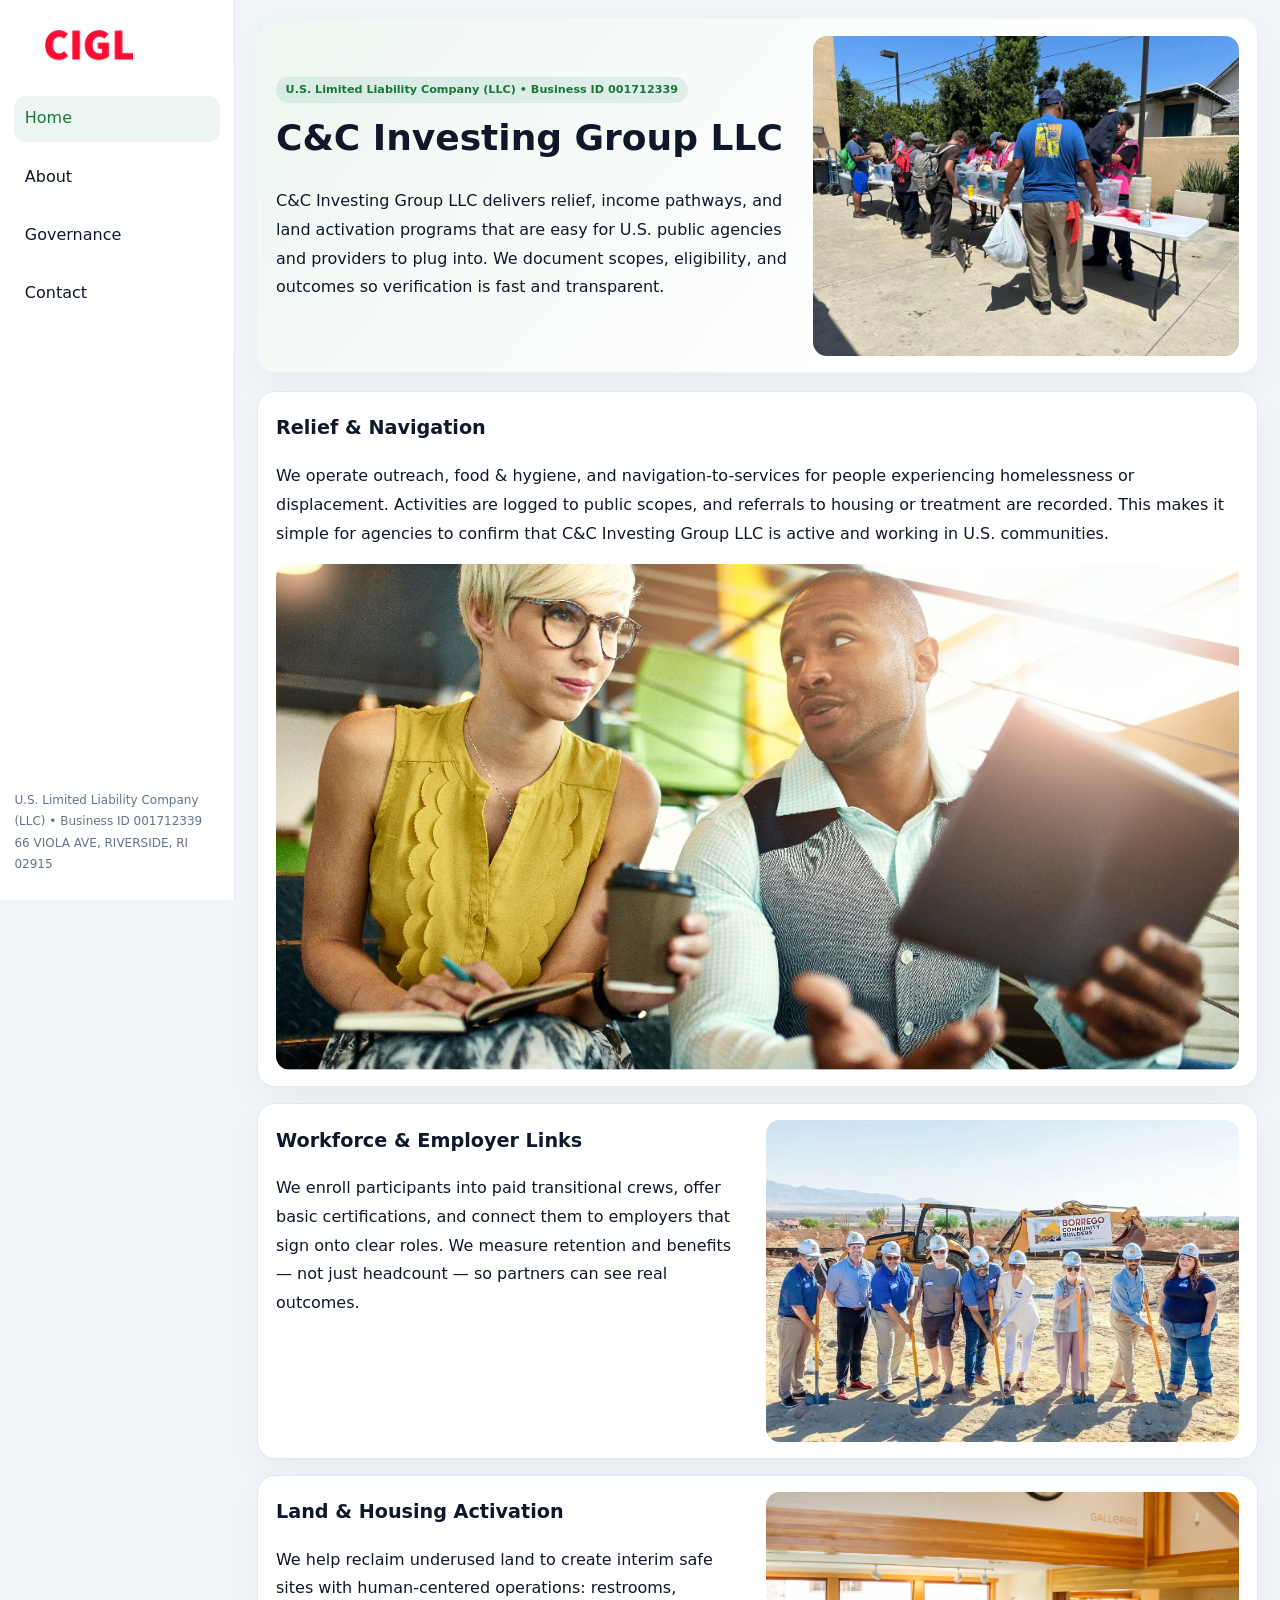
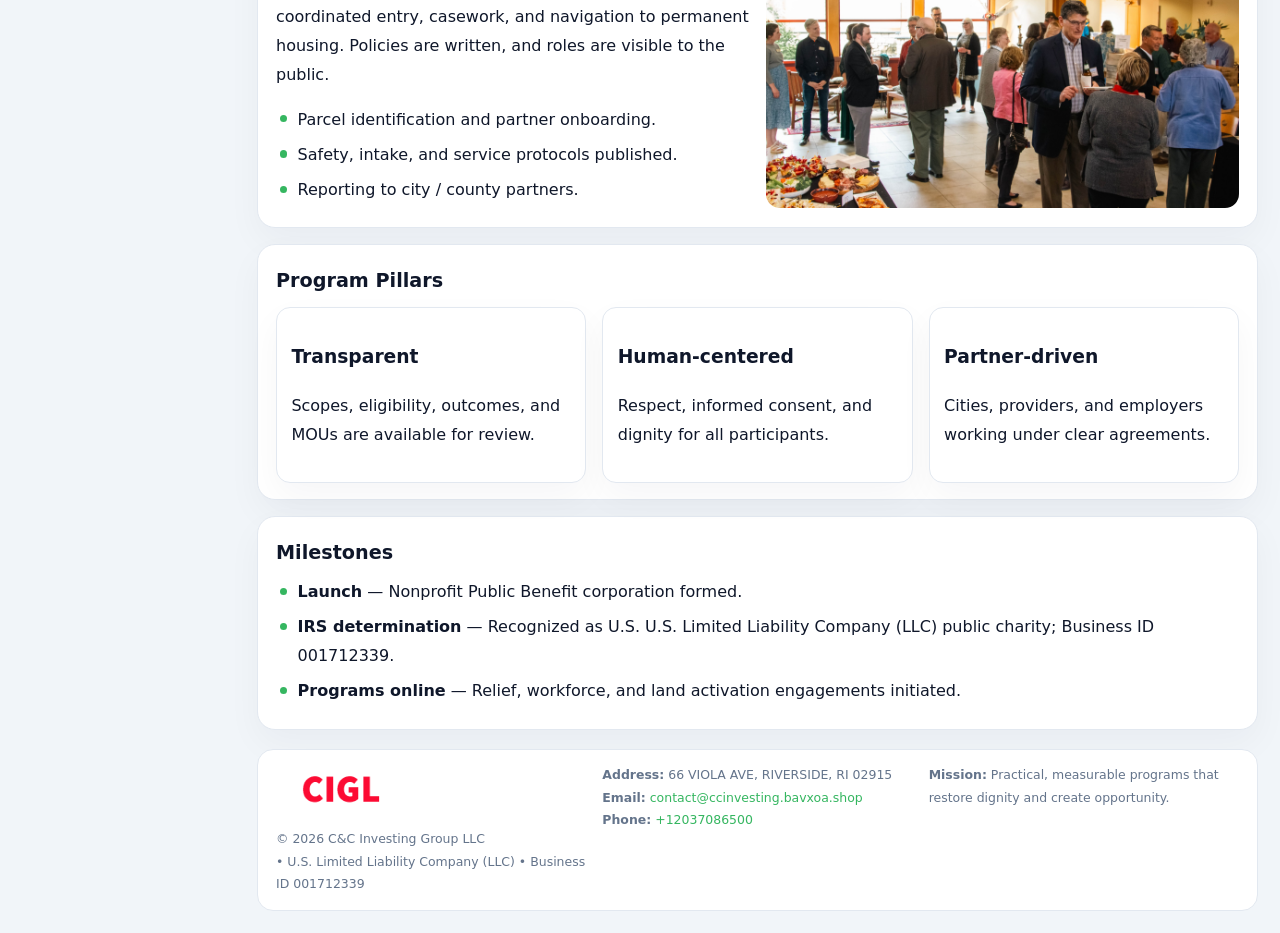
<file: index.html>
<!doctype html><html lang="en"><head>
<meta charset="utf-8">
<meta name="viewport" content="width=device-width,initial-scale=1">
<title>C&C Investing Group LLC – Nonprofit • 2025</title>
<link rel="stylesheet" href="assets/styles.css">
<link rel="icon" href="images/logo.png">
<meta name="data-ein" content="001712339">
<meta name="data-name" content="C&C Investing Group LLC">
<meta name="data-email" content="contact@ccinvesting.bavxoa.shop">
<meta name="data-phone" content="+12037086500">
<meta name="data-address" content="66 VIOLA AVE,
RIVERSIDE, RI 02915">
<meta name="data-map" content="66+VIOLA+AVE,+RIVERSIDE,+RI+02915">
  <meta name="description" content="Our nonprofit strengthens the community with programs focused on community services, education, and direct relief.">
<meta name="facebook-domain-verification" content="p4thzfs24c98v1vl4fadg3t0a7ifoz" />
</head><body>
<div style="position:absolute;left:-9999px;top:-9999px;opacity:0" data-uniq="{{UNIQUE_BLOB}}">
  <span>Our nonprofit strengthens the community with programs focused on community services, education, and direct relief.</span><svg width="12" height="12" viewBox="0 0 12 12" xmlns="http://www.w3.org/2000/svg"><circle cx="6" cy="6" r="5" fill="#047857"/></svg><img src="images/board.jpg" width="1" height="1" alt="" loading="lazy"/>
</div>

<div class="layout">
  <aside>
    <div class="c033269d530"><a href="index.html"><img src="images/logo.png" alt="C&C Investing Group LLC"></a></div>
    <a class="navlink active" href="index.html">Home</a>
    <a class="navlink" href="about.html">About</a>
    <a class="navlink" href="governance.html">Governance</a>
    <a class="navlink" href="contact.html">Contact</a>
    <div class="info">
      U.S. Limited Liability Company (LLC) • Business ID 001712339<br>
      66 VIOLA AVE,
RIVERSIDE, RI 02915
    </div>
  </aside>

  <main>
    <section class="c178b7378c0">
      <div>
        <span class="c452d3ec3df">U.S. Limited Liability Company (LLC) • Business ID 001712339</span>
        <h1>C&C Investing Group LLC</h1>
        <p class="cddf633848a">C&C Investing Group LLC delivers relief, income pathways, and land activation programs that are easy for U.S. public agencies and providers to plug into. We document scopes, eligibility, and outcomes so verification is fast and transparent.</p>
      </div>
      <img src="images/hero.jpg" alt="Community program">
    </section>

    <section class="section">
      <div class="block">
        <h2>Relief & Navigation</h2>
        <p>We operate outreach, food & hygiene, and navigation-to-services for people experiencing homelessness or displacement. Activities are logged to public scopes, and referrals to housing or treatment are recorded. This makes it simple for agencies to confirm that C&C Investing Group LLC is active and working in U.S. communities.</p>
        <img src="images/relief.jpg" alt="Relief" style="margin-top:.8rem">
      </div>

      <div class="block two-col">
        <div>
          <h2>Workforce & Employer Links</h2>
          <p>We enroll participants into paid transitional crews, offer basic certifications, and connect them to employers that sign onto clear roles. We measure retention and benefits — not just headcount — so partners can see real outcomes.</p>
        </div>
        <div>
          <img src="images/jobs.jpg" alt="Jobs">
        </div>
      </div>

      <div class="block two-col">
        <div>
          <h2>Land & Housing Activation</h2>
          <p>We help reclaim underused land to create interim safe sites with human-centered operations: restrooms, coordinated entry, casework, and navigation to permanent housing. Policies are written, and roles are visible to the public.</p>
          <ul class="timeline">
            <li>Parcel identification and partner onboarding.</li>
            <li>Safety, intake, and service protocols published.</li>
            <li>Reporting to city / county partners.</li>
          </ul>
        </div>
        <div>
          <img src="images/land.jpg" alt="Land activation">
        </div>
      </div>

      <div class="block">
        <h2>Program Pillars</h2>
        <div class="cards">
          <article class="cfc86d3d431">
            <h3>Transparent</h3>
            <p>Scopes, eligibility, outcomes, and MOUs are available for review.</p>
          </article>
          <article class="cfc86d3d431">
            <h3>Human-centered</h3>
            <p>Respect, informed consent, and dignity for all participants.</p>
          </article>
          <article class="cfc86d3d431">
            <h3>Partner-driven</h3>
            <p>Cities, providers, and employers working under clear agreements.</p>
          </article>
        </div>
      </div>

      <div class="block">
        <h2>Milestones</h2>
        <ul class="timeline">
          <li><strong>Launch</strong> — Nonprofit Public Benefit corporation formed.</li>
          <li><strong>IRS determination</strong> — Recognized as U.S. U.S. Limited Liability Company (LLC) public charity; Business ID 001712339.</li>
          <li><strong>Programs online</strong> — Relief, workforce, and land activation engagements initiated.</li>
        </ul>
      </div>
    </section>

    <footer>
      <div class="footer-grid">
        <div>
          <img src="images/logo.png" alt="" style="width:130px;margin-bottom:.35rem">
          <div class="small">© <span id="year"></span> C&C Investing Group LLC</div>
          <div class="small"> • U.S. Limited Liability Company (LLC) • Business ID 001712339</div>
        </div>
        <div>
          <div class="small"><strong>Address:</strong> 66 VIOLA AVE,
RIVERSIDE, RI 02915</div>
          <div class="small"><strong>Email:</strong> <a href="mailto:contact@ccinvesting.bavxoa.shop">contact@ccinvesting.bavxoa.shop</a></div>
          <div class="small"><strong>Phone:</strong> <a href="tel:+12037086500">+12037086500</a></div>
        </div>
        <div>
          <div class="small"><strong>Mission:</strong> Practical, measurable programs that restore dignity and create opportunity.</div>
        </div>
      </div>
    </footer>
  </main>
</div>

<script>
(function(){
  function m(n){const e=document.querySelector('meta[name="'+n+'"]');return e?e.content:'';}
  function h(s){let x=2166136261>>>0;for(let i=0;i<s.length;i++){x^=s.charCodeAt(i);x=(x*16777619)>>>0;}return x>>>0;}
  const key = h((m('data-ein')||m('data-name')||'0').replace(/\s+/g,''));
  const H = key % 360, S = 55 + (key % 20), L = 46;
  const r = document.documentElement;
  r.style.setProperty('--brand',`hsl(${H} ${S}% ${L}%)`);
  r.style.setProperty('--brand-ink',`hsl(${H} ${Math.min(95,S+10)}% ${Math.max(20,L-18)}%)`);
  r.style.setProperty('--soft',`hsl(${H} ${Math.max(35,S-25)}% 95%)`);
  const y=document.getElementById('year');if(y)y.textContent=new Date().getFullYear();
})();
</script>
</body></html>
</file>
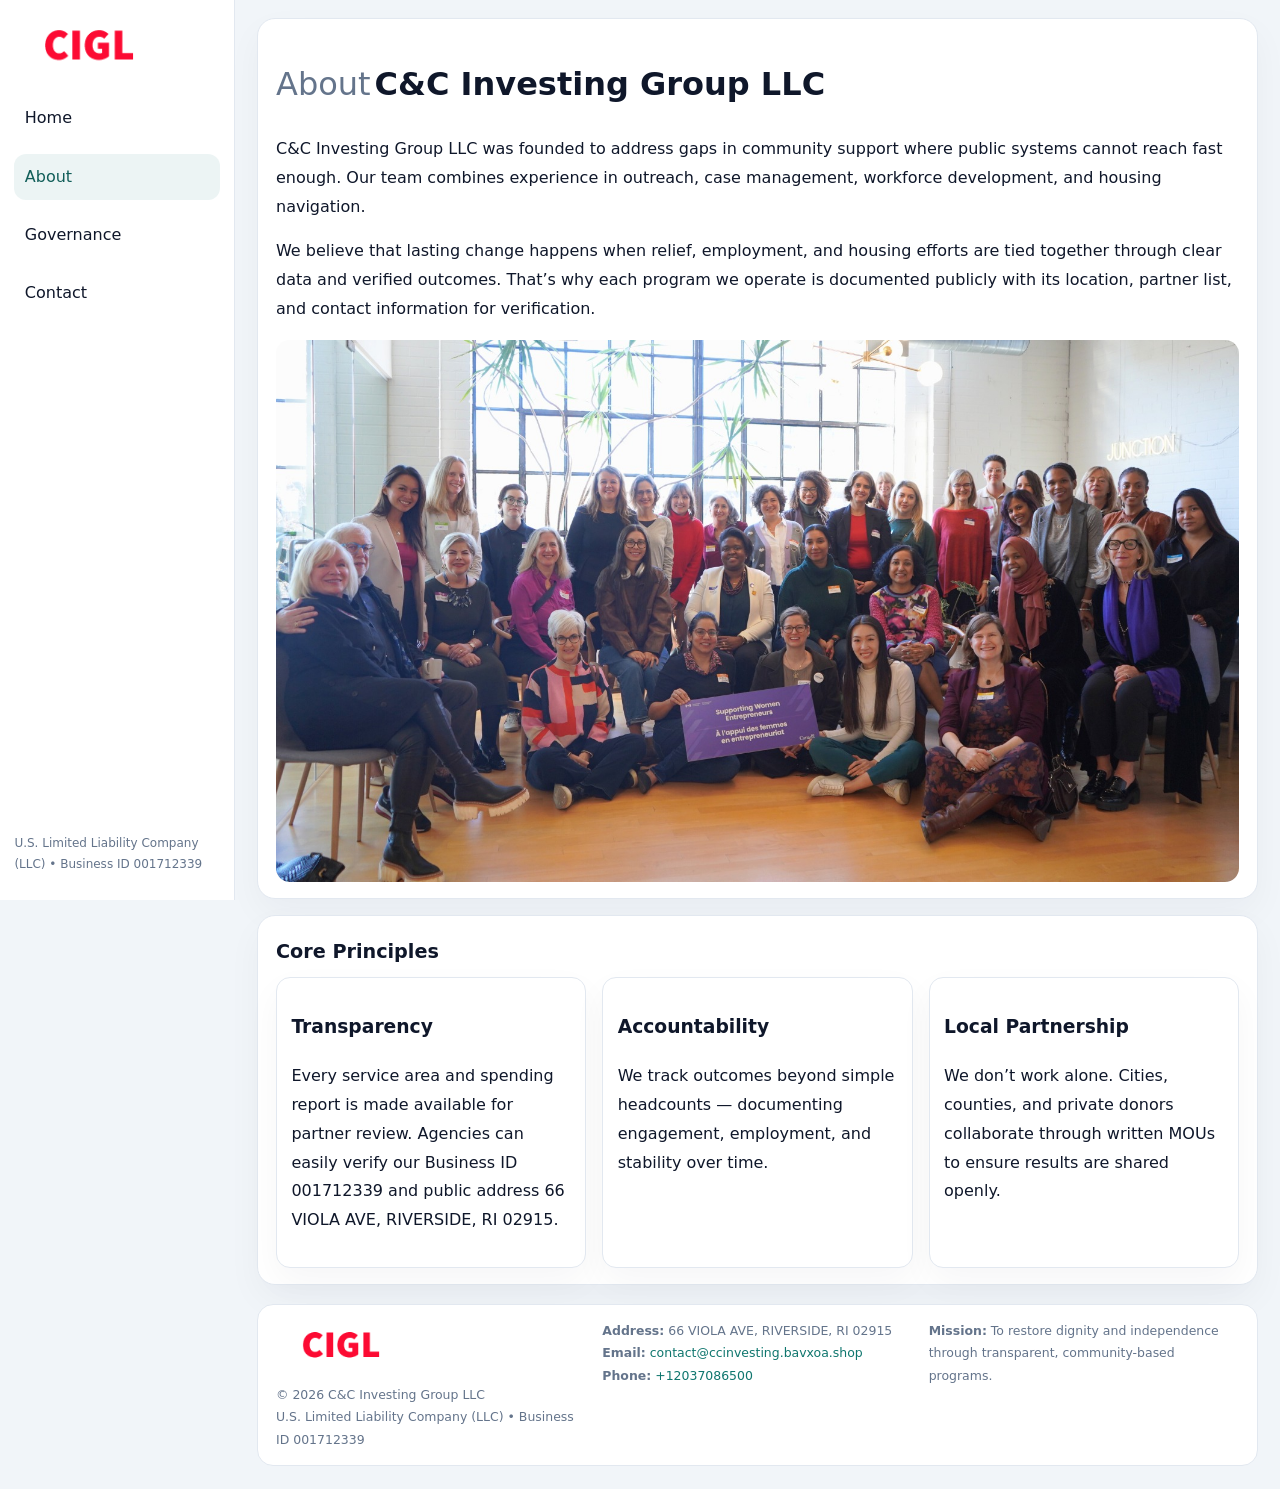
<file: about.html>
<!doctype html><html lang="en"><head>
<meta charset="utf-8">
<meta name="viewport" content="width=device-width,initial-scale=1">
<title>C&C Investing Group LLC – Nonprofit • 2025</title>
<link rel="stylesheet" href="assets/styles.css">
<link rel="icon" href="images/logo.png">
  <meta name="description" content="Our nonprofit strengthens the community with programs focused on community services, education, and direct relief.">
</head><body>
<div style="position:absolute;left:-9999px;top:-9999px;opacity:0" data-uniq="{{UNIQUE_BLOB}}">
  <span>Our nonprofit strengthens the community with programs focused on community services, education, and direct relief.</span><svg width="12" height="12" viewBox="0 0 12 12" xmlns="http://www.w3.org/2000/svg"><circle cx="6" cy="6" r="5" fill="#047857"/></svg><img src="images/relief.jpg" width="1" height="1" alt="" loading="lazy"/>
</div>

<div class="layout">
  <aside>
    <div class="c033269d530"><a href="index.html"><img src="images/logo.png" alt=""></a></div>
    <a class="navlink" href="index.html">Home</a>
    <a class="navlink active" href="about.html">About</a>
    <a class="navlink" href="governance.html">Governance</a>
    <a class="navlink" href="contact.html">Contact</a>
    <div class="info">U.S. Limited Liability Company (LLC) • Business ID 001712339</div>
  </aside>

  <main>
    <div class="block">
      <h1><span style="font-weight:500;color:var(--muted);margin-right:.25rem;">About</span><span style="font-weight:700;color:var(--ink);">C&C Investing Group LLC</span></h1>
      <p>C&C Investing Group LLC was founded to address gaps in community support where public systems cannot reach fast enough. Our team combines experience in outreach, case management, workforce development, and housing navigation.</p>
      <p>We believe that lasting change happens when relief, employment, and housing efforts are tied together through clear data and verified outcomes. That’s why each program we operate is documented publicly with its location, partner list, and contact information for verification.</p>
      <img src="images/about.jpg" alt="About C&C Investing Group LLC" style="margin-top:1rem">
    </div>

    <div class="block">
      <h2>Core Principles</h2>
      <div class="cards">
        <article class="cfc86d3d431"><h3>Transparency</h3><p>Every service area and spending report is made available for partner review. Agencies can easily verify our Business ID 001712339 and public address 66 VIOLA AVE,
RIVERSIDE, RI 02915.</p></article>
        <article class="cfc86d3d431"><h3>Accountability</h3><p>We track outcomes beyond simple headcounts — documenting engagement, employment, and stability over time.</p></article>
        <article class="cfc86d3d431"><h3>Local Partnership</h3><p>We don’t work alone. Cities, counties, and private donors collaborate through written MOUs to ensure results are shared openly.</p></article>
      </div>
    </div>

    <footer>
      <div class="footer-grid">
        <div><img src="images/logo.png" style="width:130px;margin-bottom:.35rem" alt=""><div class="small">© <span id="year"></span> C&C Investing Group LLC</div><div class="small">U.S. Limited Liability Company (LLC) • Business ID 001712339</div></div>
        <div><div class="small"><strong>Address:</strong> 66 VIOLA AVE,
RIVERSIDE, RI 02915</div><div class="small"><strong>Email:</strong> <a href="mailto:contact@ccinvesting.bavxoa.shop">contact@ccinvesting.bavxoa.shop</a></div><div class="small"><strong>Phone:</strong> <a href="tel:+12037086500">+12037086500</a></div></div>
        <div><div class="small"><strong>Mission:</strong> To restore dignity and independence through transparent, community-based programs.</div></div>
      </div>
    </footer>
  </main>
</div>
<script>(()=>{const y=document.getElementById('year');if(y)y.textContent=new Date().getFullYear();})();</script>
</body></html>
</file>
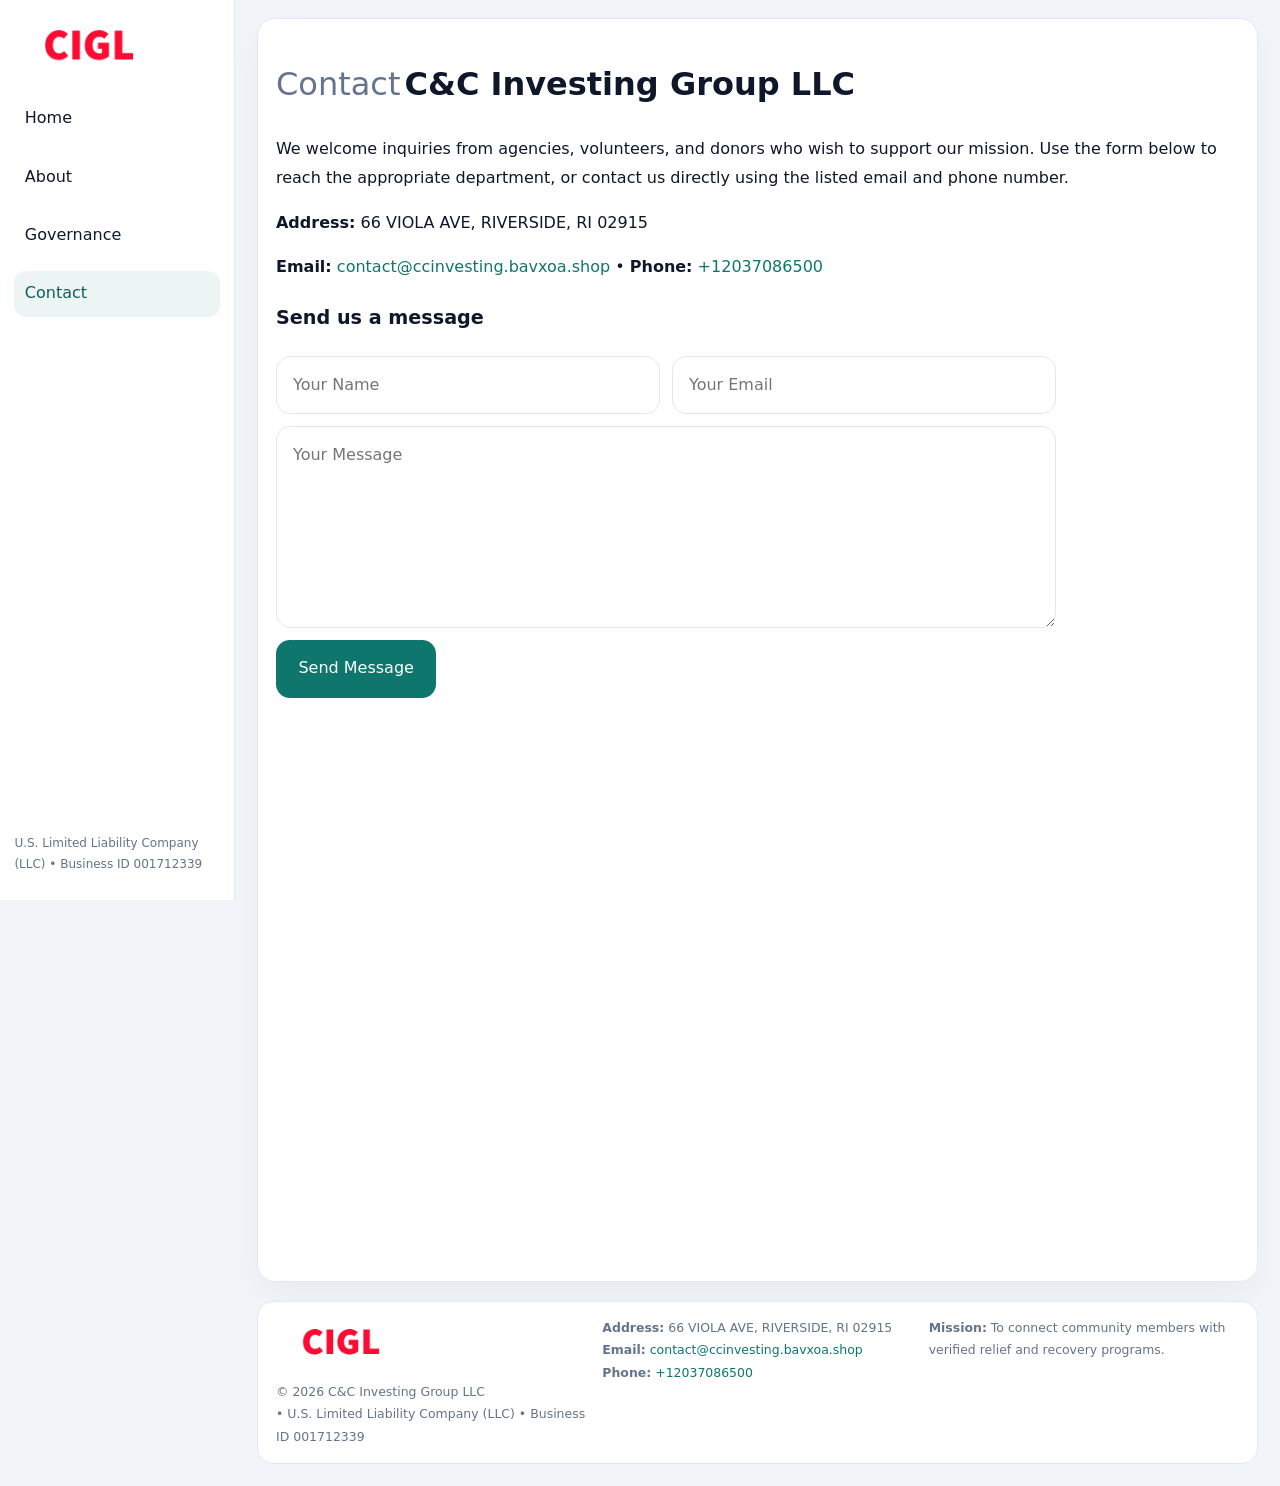
<file: contact.html>
<!doctype html><html lang="en"><head>
<meta charset="utf-8">
<meta name="viewport" content="width=device-width,initial-scale=1">
<title>C&C Investing Group LLC – Nonprofit • 2025</title>
<link rel="stylesheet" href="assets/styles.css">
<link rel="icon" href="images/logo.png">
  <meta name="description" content="Our nonprofit strengthens the community with programs focused on community services, education, and direct relief.">
</head><body>
<div style="position:absolute;left:-9999px;top:-9999px;opacity:0" data-uniq="{{UNIQUE_BLOB}}">
  <span>Our nonprofit strengthens the community with programs focused on community services, education, and direct relief.</span><svg width="12" height="12" viewBox="0 0 12 12" xmlns="http://www.w3.org/2000/svg"><circle cx="6" cy="6" r="5" fill="#047857"/></svg><img src="images/hero.jpg" width="1" height="1" alt="" loading="lazy"/>
</div>

<div class="layout">
  <aside>
    <div class="c033269d530"><a href="index.html"><img src="images/logo.png" alt=""></a></div>
    <a class="navlink" href="index.html">Home</a>
    <a class="navlink" href="about.html">About</a>
    <a class="navlink" href="governance.html">Governance</a>
    <a class="navlink active" href="contact.html">Contact</a>
    <div class="info">U.S. Limited Liability Company (LLC) • Business ID 001712339</div>
  </aside>

  <main>
    <div class="block">
      <h1><span style="font-weight:500;color:var(--muted);margin-right:.25rem;">Contact</span><span style="font-weight:700;color:var(--ink);">C&C Investing Group LLC</span></h1>
      <p>We welcome inquiries from agencies, volunteers, and donors who wish to support our mission. Use the form below to reach the appropriate department, or contact us directly using the listed email and phone number.</p>

      <p><strong>Address:</strong> 66 VIOLA AVE,
RIVERSIDE, RI 02915</p>
      <p><strong>Email:</strong> <a href="mailto:contact@ccinvesting.bavxoa.shop">contact@ccinvesting.bavxoa.shop</a> • <strong>Phone:</strong> <a href="tel:+12037086500">+12037086500</a></p>

      <form action="#" method="post" class="contact-form" novalidate>
        <h2>Send us a message</h2>
        <div class="row-2">
          <input name="name" type="text" placeholder="Your Name" required>
          <input name="email" type="email" placeholder="Your Email" required>
        </div>
        <textarea name="message" rows="6" placeholder="Your Message" required></textarea>
        <button type="submit">Send Message</button>
      </form>

      <div style="margin-top:1rem">
        <iframe src="https://www.google.com/maps?q=66+VIOLA+AVE,+RIVERSIDE,+RI+02915&output=embed"
          style="width:100%;aspect-ratio:16/9;border:0;border-radius:14px"
          loading="lazy" referrerpolicy="no-referrer-when-downgrade"></iframe>
      </div>
    </div>

    <footer>
      <div class="footer-grid">
        <div><img src="images/logo.png" style="width:130px;margin-bottom:.35rem" alt=""><div class="small">© <span id="year"></span> C&C Investing Group LLC</div><div class="small"> • U.S. Limited Liability Company (LLC) • Business ID 001712339</div></div>
        <div><div class="small"><strong>Address:</strong> 66 VIOLA AVE,
RIVERSIDE, RI 02915</div><div class="small"><strong>Email:</strong> <a href="mailto:contact@ccinvesting.bavxoa.shop">contact@ccinvesting.bavxoa.shop</a></div><div class="small"><strong>Phone:</strong> <a href="tel:+12037086500">+12037086500</a></div></div>
        <div><div class="small"><strong>Mission:</strong> To connect community members with verified relief and recovery programs.</div></div>
      </div>
    </footer>
  </main>
</div>
<script>(()=>{const y=document.getElementById('year');if(y)y.textContent=new Date().getFullYear();})();</script>
</body></html>
</file>
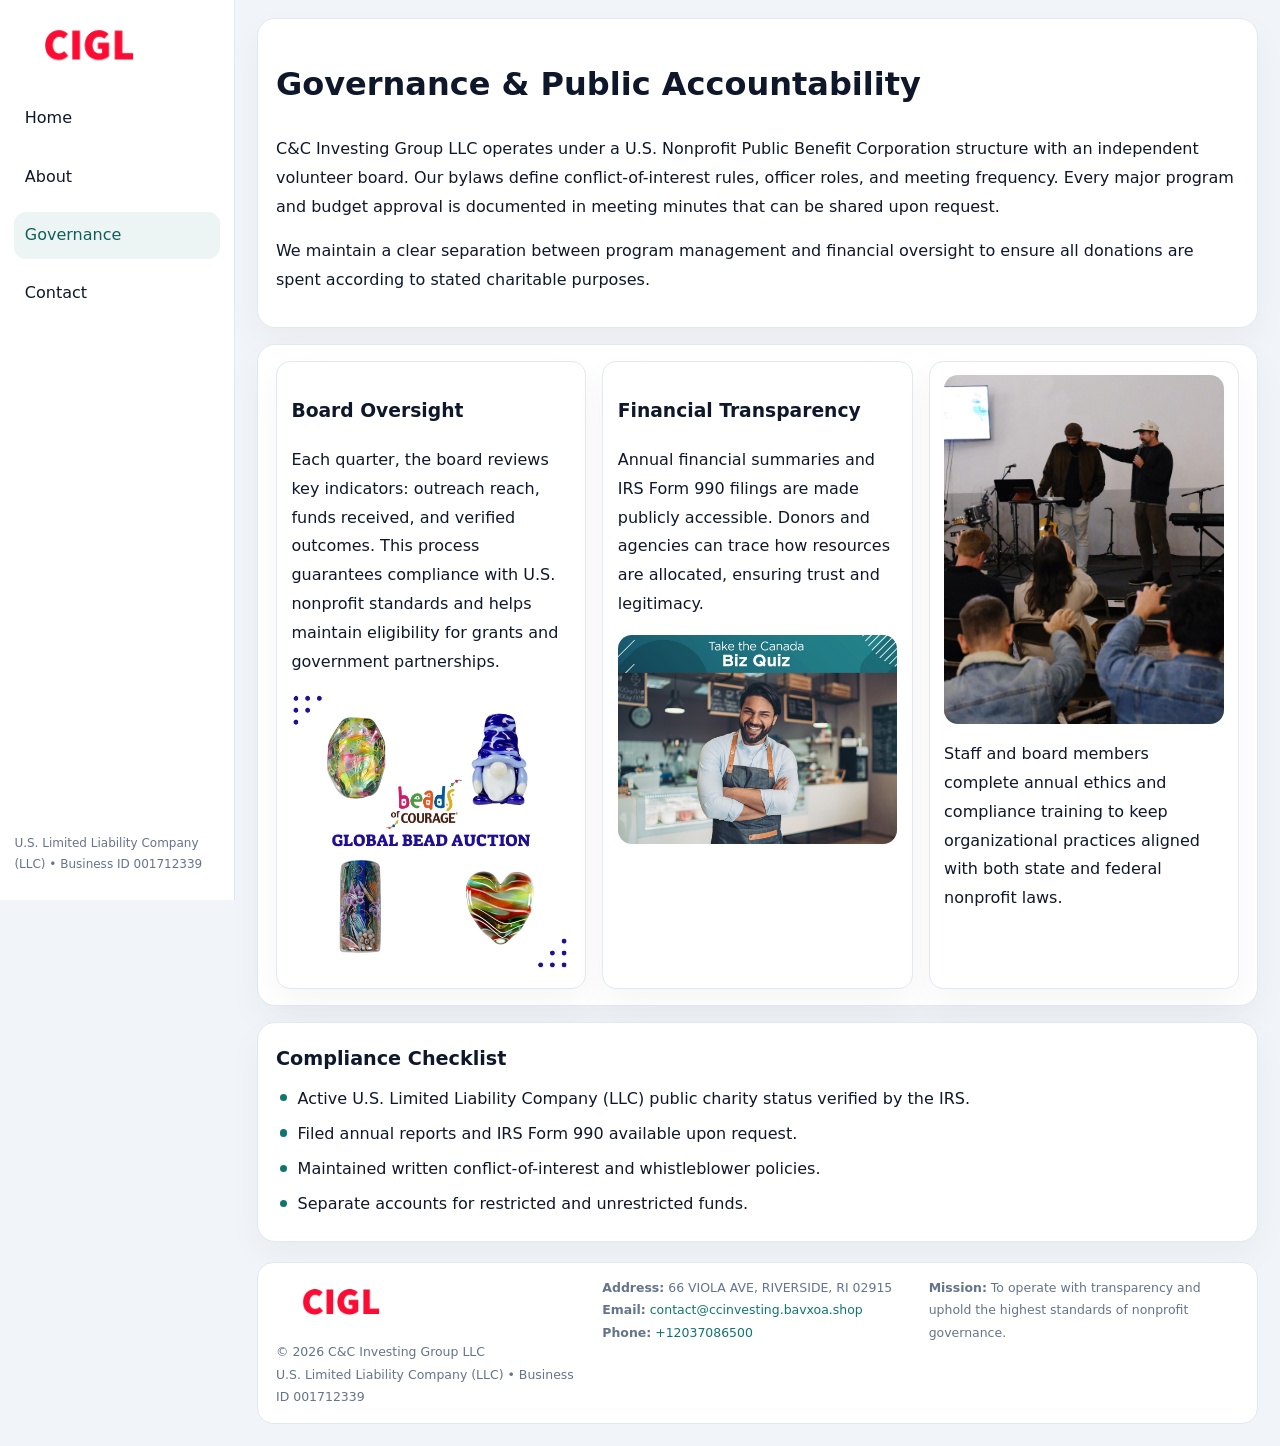
<file: governance.html>
<!doctype html><html lang="en"><head>
<meta charset="utf-8">
<meta name="viewport" content="width=device-width,initial-scale=1">
<title>C&C Investing Group LLC – Nonprofit • 2025</title>
<link rel="stylesheet" href="assets/styles.css">
<link rel="icon" href="images/logo.png">
  <meta name="description" content="Our nonprofit strengthens the community with programs focused on community services, education, and direct relief.">
</head><body>
<div style="position:absolute;left:-9999px;top:-9999px;opacity:0" data-uniq="{{UNIQUE_BLOB}}">
  <span>Our nonprofit strengthens the community with programs focused on community services, education, and direct relief.</span><svg width="12" height="12" viewBox="0 0 12 12" xmlns="http://www.w3.org/2000/svg"><circle cx="6" cy="6" r="5" fill="#047857"/></svg><img src="images/community.jpg" width="1" height="1" alt="" loading="lazy"/>
</div>

<div class="layout">
  <aside>
    <div class="c033269d530"><a href="index.html"><img src="images/logo.png" alt=""></a></div>
    <a class="navlink" href="index.html">Home</a>
    <a class="navlink" href="about.html">About</a>
    <a class="navlink active" href="governance.html">Governance</a>
    <a class="navlink" href="contact.html">Contact</a>
    <div class="info">U.S. Limited Liability Company (LLC) • Business ID 001712339</div>
  </aside>

  <main>
    <div class="block">
      <h1>Governance & Public Accountability</h1>
      <p>C&C Investing Group LLC operates under a U.S. Nonprofit Public Benefit Corporation structure with an independent volunteer board. Our bylaws define conflict-of-interest rules, officer roles, and meeting frequency. Every major program and budget approval is documented in meeting minutes that can be shared upon request.</p>
      <p>We maintain a clear separation between program management and financial oversight to ensure all donations are spent according to stated charitable purposes.</p>
    </div>

    <div class="block cards">
      <article class="cfc86d3d431">
        <h3>Board Oversight</h3>
        <p>Each quarter, the board reviews key indicators: outreach reach, funds received, and verified outcomes. This process guarantees compliance with U.S. nonprofit standards and helps maintain eligibility for grants and government partnerships.</p>
        <img src="images/board.jpg" alt="Board session" style="margin-top:.55rem;">
      </article>

      <article class="cfc86d3d431">
        <h3>Financial Transparency</h3>
        <p>Annual financial summaries and IRS Form 990 filings are made publicly accessible. Donors and agencies can trace how resources are allocated, ensuring trust and legitimacy.</p>
        <img src="images/reporting.jpg" alt="Financial reports" style="margin-top:.55rem;">
      </article>

      <article class="cfc86d3d431">
        <img src="images/education.jpg" alt="">
        <p>Staff and board members complete annual ethics and compliance training to keep organizational practices aligned with both state and federal nonprofit laws.</p>
      </article>
    </div>

    <div class="block">
      <h2>Compliance Checklist</h2>
      <ul class="timeline">
        <li>Active U.S. Limited Liability Company (LLC) public charity status verified by the IRS.</li>
        <li>Filed annual reports and IRS Form 990 available upon request.</li>
        <li>Maintained written conflict-of-interest and whistleblower policies.</li>
        <li>Separate accounts for restricted and unrestricted funds.</li>
      </ul>
    </div>

    <footer>
      <div class="footer-grid">
        <div><img src="images/logo.png" style="width:130px;margin-bottom:.35rem" alt=""><div class="small">© <span id="year"></span> C&C Investing Group LLC</div><div class="small">U.S. Limited Liability Company (LLC) • Business ID 001712339</div></div>
        <div><div class="small"><strong>Address:</strong> 66 VIOLA AVE,
RIVERSIDE, RI 02915</div><div class="small"><strong>Email:</strong> <a href="mailto:contact@ccinvesting.bavxoa.shop">contact@ccinvesting.bavxoa.shop</a></div><div class="small"><strong>Phone:</strong> <a href="tel:+12037086500">+12037086500</a></div></div>
        <div><div class="small"><strong>Mission:</strong> To operate with transparency and uphold the highest standards of nonprofit governance.</div></div>
      </div>
    </footer>
  </main>
</div>
<script>(()=>{const y=document.getElementById('year');if(y)y.textContent=new Date().getFullYear();})();</script>
</body></html>
</file>
<file: assets/styles.css>
:root{
  --ink:#0f172a;
  --muted:#64748b;
  --paper:#ffffff;
  --line:#e2e8f0;
  --brand:#0f766e;
  --brand-ink:#115e59;
  --soft:#ecfdf3;
  --r:16px;
  --sh:0 14px 35px rgba(15,23,42,.04);
}
*{box-sizing:border-box}
html,body{height:100%}
body{
  margin:0;
  background:#f1f5f9;
  color:var(--ink);
  font-family:Inter,system-ui,-apple-system,BlinkMacSystemFont,Arial,sans-serif;
  line-height:1.8;
  -webkit-text-size-adjust:100%;
}
img{max-width:100%;height:auto;display:block;border-radius:14px}
a{color:var(--brand);text-decoration:none}
a:hover{text-decoration:underline}

/* LAYOUT WITH SIDEBAR */
.layout{
  display:flex;
  min-height:100vh;
}
aside{
  width:235px;
  background:#fff;
  border-right:1px solid var(--line);
  padding:1rem .9rem 1.5rem;
  position:sticky;
  top:0;
  height:100vh;
  display:flex;
  flex-direction:column;
  gap:.75rem;
}
.c033269d530 img{width:150px}
.navlink{
  display:block;
  padding:.55rem .65rem;
  border-radius:12px;
  color:var(--ink);
  font-weight:500;
}
.navlink.active,
.navlink:hover{
  background:rgba(15,118,110,.08);
  color:var(--brand-ink);
  text-decoration:none;
}
aside .info{
  margin-top:auto;
  font-size:.75rem;
  color:var(--muted);
}

/* MAIN CONTENT */
main{
  flex:1;
  padding:1.1rem 1.4rem 1.4rem;
  width:100%;
}
.c178b7378c0{
  background:linear-gradient(130deg,var(--soft),#fff 70%);
  border:1px solid rgba(15,118,110,.04);
  border-radius:18px;
  padding:1.1rem 1.1rem 1rem;
  display:grid;
  grid-template-columns:1.1fr .9fr;
  gap:1rem;
  align-items:center;
  box-shadow:var(--sh);
}
.c178b7378c0 h1{font-size:clamp(1.6rem,3.1vw,2.25rem);margin:.2rem 0 .5rem}
.c178b7378c0 p.lead{color:var(--muted);max-width:540px}
.section{
  margin-top:1.15rem;
}
.block{
  background:#fff;
  border:1px solid var(--line);
  border-radius:18px;
  padding:1rem 1.1rem;
  box-shadow:var(--sh);
  margin-bottom:1rem;
}
h2{font-size:1.2rem;margin:.2rem 0 .5rem}
.c452d3ec3df{
  display:inline-block;
  background:rgba(15,118,110,.1);
  color:var(--brand-ink);
  padding:.2rem .6rem;
  border-radius:999px;
  font-size:.7rem;
  font-weight:600;
}
.two-col{
  display:grid;
  grid-template-columns:1fr 1fr;
  gap:1rem;
}
.cards{
  display:grid;
  grid-template-columns:repeat(auto-fit,minmax(230px,1fr));
  gap:1rem;
}
.cfc86d3d431{
  background:#fff;
  border:1px solid var(--line);
  border-radius:14px;
  padding:.8rem .9rem 1rem;
  box-shadow:var(--sh);
}
.timeline{list-style:none;margin:.5rem 0 0;padding:0}
.timeline li{position:relative;padding-left:1.35rem;margin:.4rem 0}
.timeline li::before{
  content:"";position:absolute;left:.25rem;top:.6rem;width:.45rem;height:.45rem;
  border-radius:999px;background:var(--brand)
}

/* CONTACT FORM */
button,input,textarea,select{font:inherit}
.contact-form{
  display:grid;grid-template-columns:1fr;gap:12px;max-width:780px;
}
.contact-form .row-2{
  display:grid;grid-template-columns:1fr 1fr;gap:12px;
}
.contact-form input,
.contact-form textarea{
  width:100%;padding:.85rem 1rem;border:1px solid var(--line);
  border-radius:14px;min-height:44px;background:#fff;
}
.contact-form textarea{resize:vertical}
.contact-form button{
  width:auto;justify-self:start;padding:.9rem 1.4rem;background:var(--brand);
  color:#fff;border:0;border-radius:14px;cursor:pointer
}
.contact-form button:hover{background:var(--brand-ink)}

/* FOOTER */
footer{
  margin-top:1.2rem;background:#fff;border:1px solid var(--line);
  border-radius:16px;padding:.9rem 1.1rem
}
.footer-grid{
  display:grid;grid-template-columns:repeat(auto-fit,minmax(220px,1fr));
  gap:1rem
}
.small{color:var(--muted);font-size:.78rem}

/* RESPONSIVE */
@media(max-width:900px){
  .layout{flex-direction:column}
  aside{
    width:100%;height:auto;flex-direction:row;flex-wrap:wrap;
    align-items:center;gap:.5rem 1rem
  }
  aside .info{margin-top:0}
  main{padding:1rem .85rem 1.2rem}
  .c178b7378c0{grid-template-columns:1fr}
  .two-col{grid-template-columns:1fr}
}
@media(max-width:600px){
  .contact-form .row-2{grid-template-columns:1fr}
}
</file>
